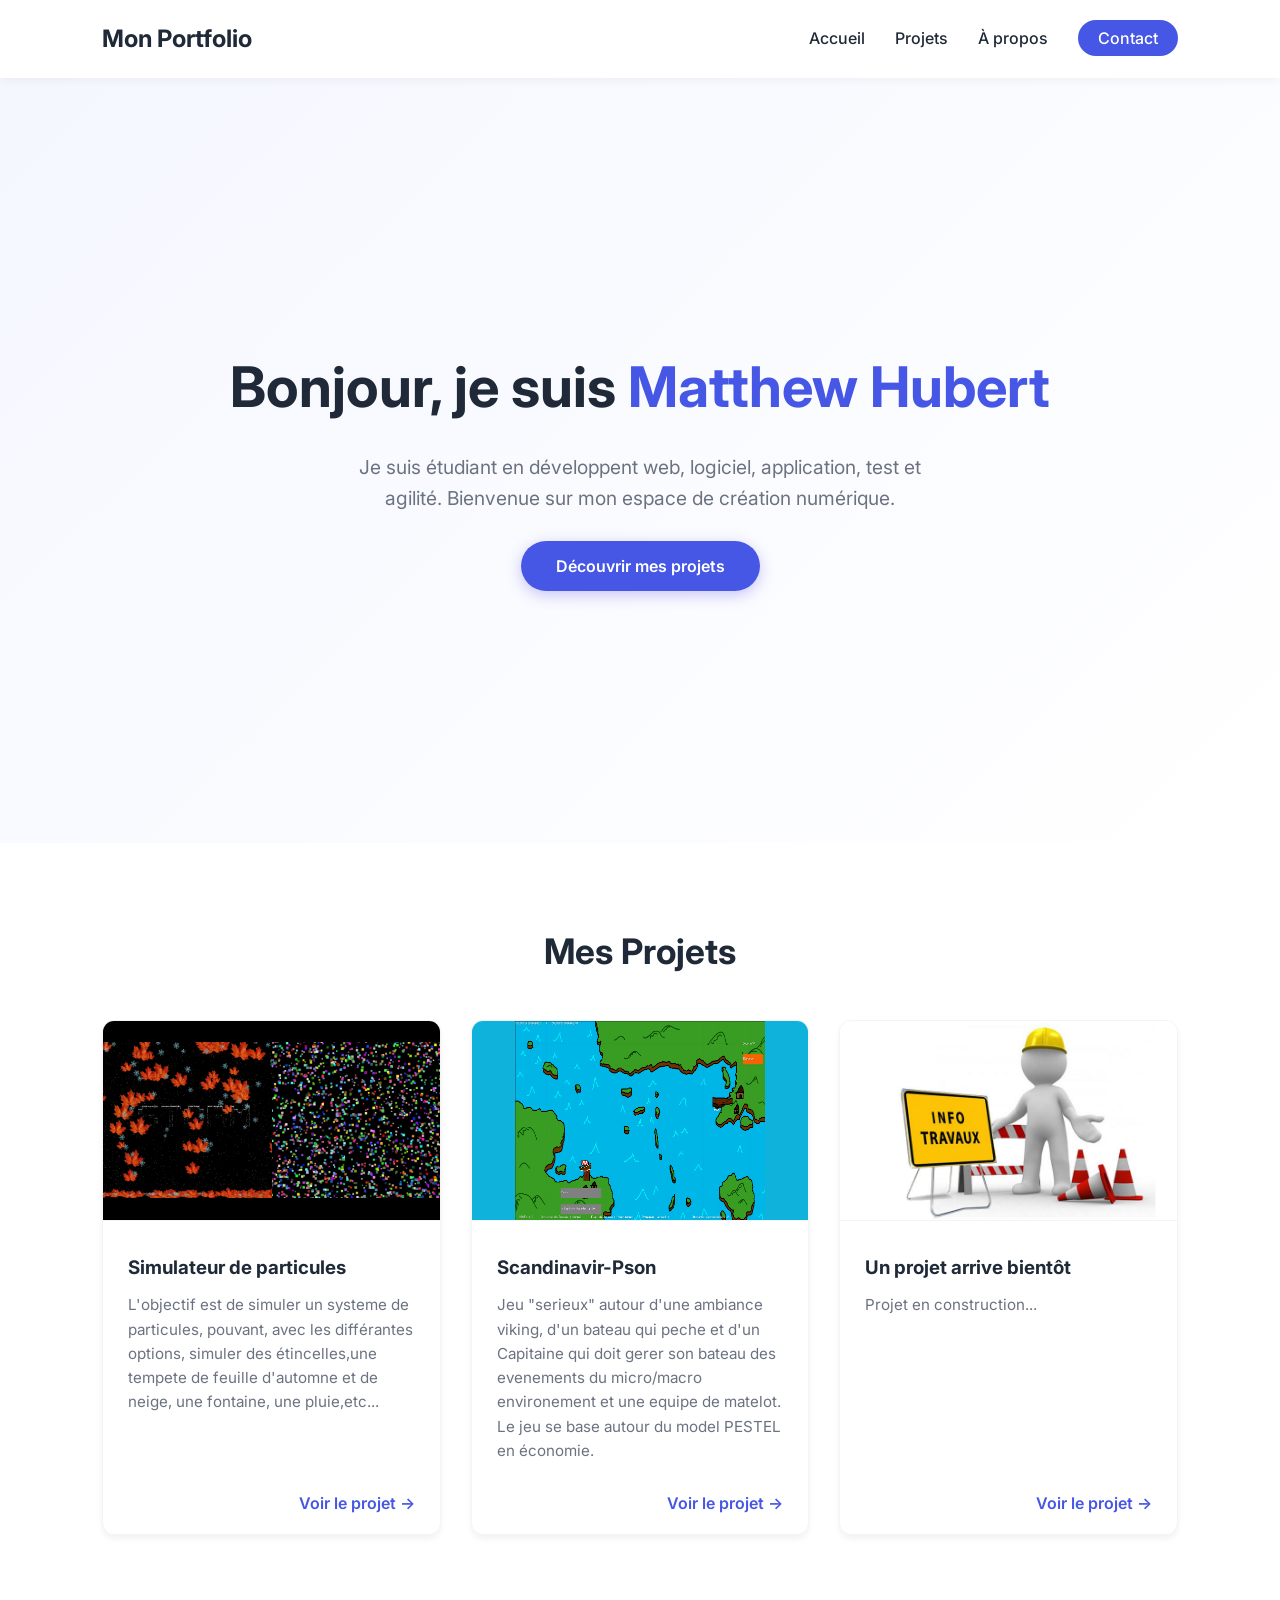
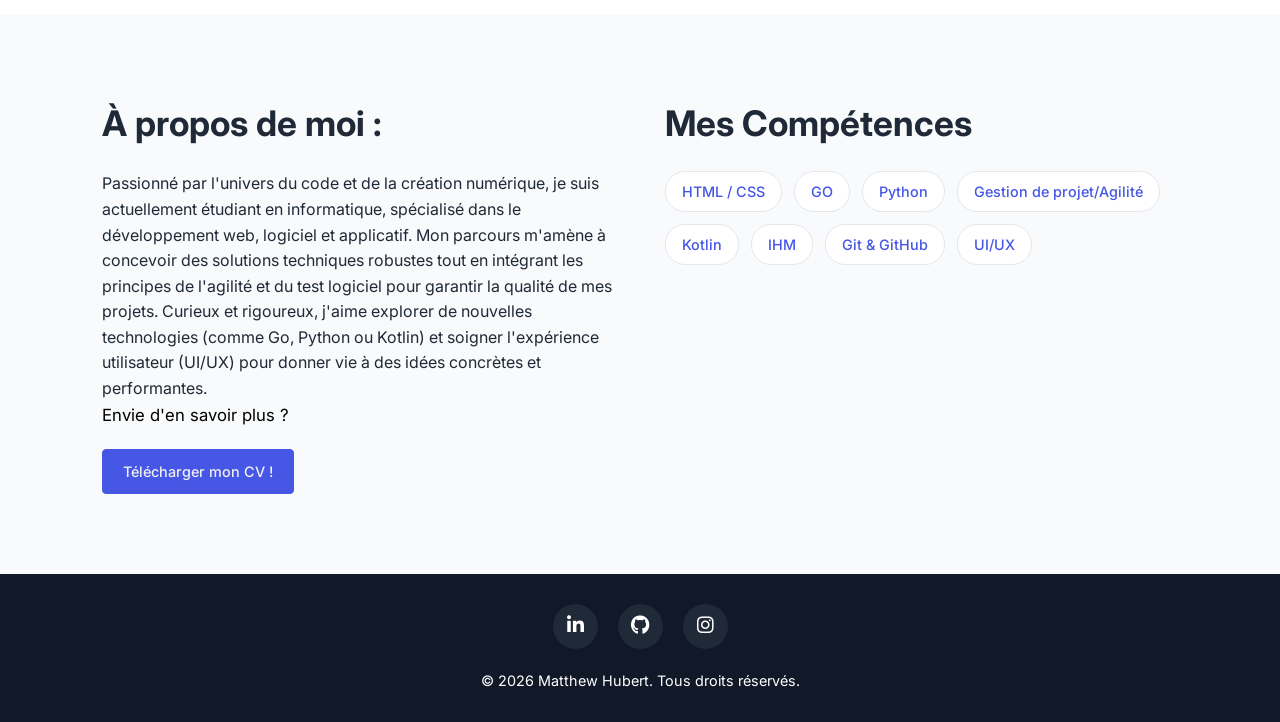
<file: index.html>
<!DOCTYPE html>
<html lang="fr">
<head>
    <meta charset="UTF-8">
    <meta name="viewport" content="width=device-width, initial-scale=1.0">
    <title>Mon Portfolio Numérique</title>
    <link rel="stylesheet" href="style.css">
    <link rel="preconnect" href="https://fonts.googleapis.com">
    <link rel="preconnect" href="https://fonts.gstatic.com" crossorigin>
    <link rel="stylesheet" href="https://cdnjs.cloudflare.com/ajax/libs/font-awesome/6.4.0/css/all.min.css">
    <link href="https://fonts.googleapis.com/css2?family=Inter:wght@300;400;600;700&display=swap" rel="stylesheet">
</head>
<body>

    <header class="navbar">
        <div class="logo">Mon Portfolio</div>
        <nav>
            <ul class="nav-links">
                <li><a href="#accueil">Accueil</a></li>
                <li><a href="#projets">Projets</a></li>
                <li><a href="#apropos">À propos</a></li>
                <li><a href="contact.html" class="btn-nav">Contact</a></li>
            </ul>
        </nav>
    </header>

    <section id="accueil" class="hero-section">
        <div class="hero-content">
            <h1>Bonjour, je suis <span class="highlight">Matthew Hubert</span></h1>
            <p>Je suis étudiant en développent web, logiciel, application, test et agilité. Bienvenue sur mon espace de création numérique.</p>
            <a href="#projets" class="cta-button">Découvrir mes projets</a>
        </div>
    </section>

    <section id="projets" class="projects-section">
        <h2>Mes Projets</h2>
        <div class="projects-grid">
            
            <div class="project-card">
                <img src="particule3.png" alt="Particules" class="project-image jeu">
                <div class="project-info">
                    <h3>Simulateur de particules</h3>
                    <p>L'objectif est de simuler un systeme de particules, pouvant, avec les différantes options, simuler des étincelles,une tempete de feuille d'automne et de neige, une fontaine, une pluie,etc...</p>
                    <a href="https://github.com/leKyleur08/Particules" target="_blank" class="project-link">Voir le projet &rarr;</a>
                </div>
            </div>

            <div class="project-card">
                <img src="ScandiImage.png" alt="Scandinavir-Pson" class="project-image jeu scandi">
                <div class="project-info">
                    <h3>Scandinavir-Pson</h3>
                    <p>Jeu "serieux" autour d'une ambiance viking, d'un bateau qui peche et d'un Capitaine qui doit gerer son bateau des evenements du micro/macro environement et une equipe de matelot. Le jeu se base autour du model PESTEL en économie. </p>
                    <a href="https://github.com/leKyleur08/Scandinavir-Pson" target="_blank" class="project-link">Voir le projet &rarr;</a>
                </div>
            </div>

            <div class="project-card">
                <img src="logo-travaux.jpeg" alt="Projet en cours de construction" class="project-image">
                <div class="project-info">
                    <h3>Un projet arrive bientôt</h3>
                    <p>Projet en construction...</p>
                    <a href="#" class="project-link">Voir le projet &rarr;</a>
                </div>
            </div>

        </div>
    </section>
    <!-- <section class="section cv-section fade-in">
        <div class="cv-banner">
            <p class="cv-text">Envie de télécharger mon CV ?</p>
            <a href="CV_Matthew_Hubert.pdf" class="btn btn-primary" download="">Télécharger mon CV !</a>
         </div>
    </section> -->
    <section id="apropos" class="about-section">
        <div class="about-container">
            <div class="about-text">
                <h2>À propos de moi :</h2>
                <p>
                    Passionné par l'univers du code et de la création numérique, je suis actuellement étudiant en informatique, 
                    spécialisé dans le développement web, logiciel et applicatif. Mon parcours m'amène à concevoir des solutions 
                    techniques robustes tout en intégrant les principes de l'agilité et du test logiciel pour garantir la qualité 
                    de mes projets. Curieux et rigoureux, j'aime explorer de nouvelles technologies (comme Go, Python ou Kotlin) 
                    et soigner l'expérience utilisateur (UI/UX) pour donner vie à des idées concrètes et performantes.
                </p>
                <p class="cv-text">Envie d'en savoir plus ?</p>
                <a href="CV_Matthew_Hubert.pdf" class="btn btn-primary" download="" target="_blank">Télécharger mon CV !</a>
            </div>
            <div class="skills-box">
                <h2>Mes Compétences</h2>
                <div class="skills-tags">
                    <span class="tag">HTML / CSS</span>
                    <span class="tag">GO</span>
                    <span class="tag">Python</span>
                    <span class="tag">Gestion de projet/Agilité</span>
                    <span class="tag">Kotlin</span>
                    <span class="tag">IHM</span>
                    <span class="tag">Git & GitHub</span>
                    <span class="tag">UI/UX</span>
                </div>
            </div>
        </div>
    </section>

    <footer>
        <div class="footer-socials">
            <!-- target="_blank" permet d'ouvrir le lien dans un nouvel onglet -->
            <a href="https://linkedin.com/in/matthew-hubert-762623333" target="_blank" aria-label="LinkedIn" class="social-icon li"><i class="fa-brands fa-linkedin-in"></i></a>
            <a href="https://github.com/leKyleur08" target="_blank" aria-label="GitHub" class="social-icon gh"><i class="fa-brands fa-github"></i></a>
            <a href="https://instagram.com/leKyleur08" target="_blank" aria-label="Instagram" class="social-icon ig"><i class="fa-brands fa-instagram"></i></a>
        </div>
        <p>&copy; 2026 Matthew Hubert. Tous droits réservés.</p>
    </footer>

</body>
</html>
</file>
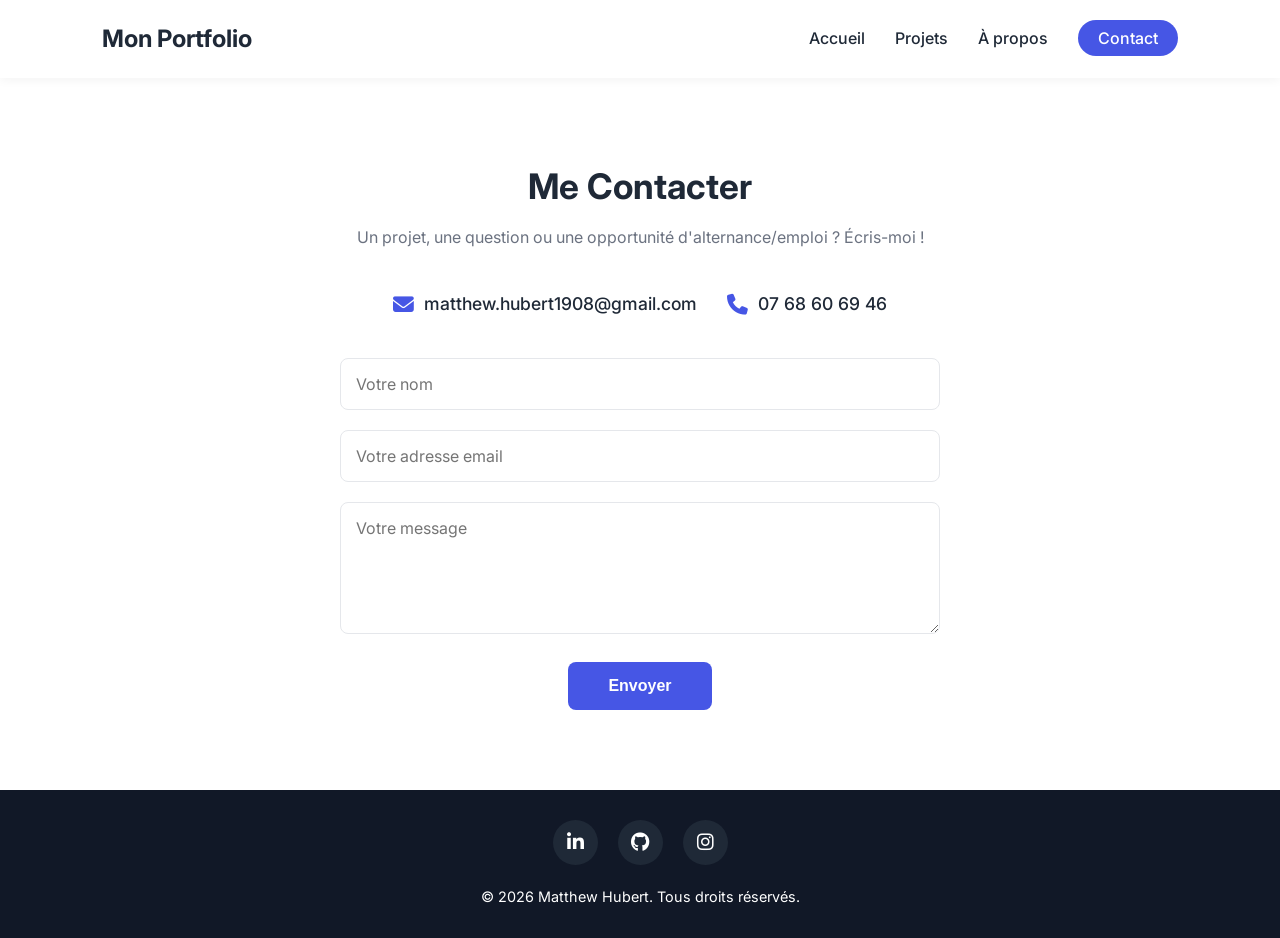
<file: contact.html>
<!DOCTYPE html>
<html lang="fr">
<head>
    <meta charset="UTF-8">
    <meta name="viewport" content="width=device-width, initial-scale=1.0">
    <title>Contact</title>
    <link rel="stylesheet" href="style.css">
    <link rel="preconnect" href="https://fonts.googleapis.com">
    <link rel="preconnect" href="https://fonts.gstatic.com" crossorigin>
    <link rel="stylesheet" href="https://cdnjs.cloudflare.com/ajax/libs/font-awesome/6.4.0/css/all.min.css">
    <link href="https://fonts.googleapis.com/css2?family=Inter:wght@300;400;600;700&display=swap" rel="stylesheet">
</head>
<body>

    <header class="navbar">
        <div class="logo">Mon Portfolio</div>
        <nav>
            <ul class="nav-links">
                <li><a href="index.html#accueil">Accueil</a></li>
                <li><a href="index.html#projets">Projets</a></li>
                <li><a href="index.html#apropos">À propos</a></li>
                <li><a href="#" class="btn-nav">Contact</a></li>
            </ul>
        </nav>
    </header>

    <section id="contact" class="contact-section">
        <h2>Me Contacter</h2>
        <p>Un projet, une question ou une opportunité d'alternance/emploi ? Écris-moi !</p>
        
        <!-- Bloc des coordonnées directes (Mail et Téléphone cliquables) -->
        <div class="contact-direct">
            <a href="mailto:matthew.hubert1908@gmail.com" class="contact-item">
                <i class="fa-solid fa-envelope"></i> matthew.hubert1908@gmail.com
            </a>
            <a href="tel:+33768606946" class="contact-item">
                <i class="fa-solid fa-phone"></i> 07 68 60 69 46
            </a>
        </div>

        <!-- Ton formulaire existant (avec le script de la solution précédente) -->
        <form class="contact-form" action="https://api.web3forms.com/submit" method="POST">
            <input type="hidden" name="access_key" value="a1d6b00b-8c9f-468b-80db-aa47bf23377c">
            
    
            <div class="form-group">
                <input type="text" name="name" placeholder="Votre nom" autocomplete="off" required>
            </div>
            <div class="form-group">
                <input type="email" name="email" placeholder="Votre adresse email" autocomplete="off" required>
            </div>
            <div class="form-group">
                <textarea name="message" rows="5" placeholder="Votre message" autocomplete="off" required></textarea>
            </div>
            <button type="submit" class="submit-button" id="submitBtn" onclick="preparerRedirection()">Envoyer</button>
            <input type="hidden" name="redirect" value="https://lekyleur08.github.io/portfolio/merci.html">
        </form>
    </section>

    <!-- Pied de page (Footer avec réseaux sociaux) -->
    <footer>
        <div class="footer-socials">
            <!-- target="_blank" permet d'ouvrir le lien dans un nouvel onglet -->
            <a href="https://linkedin.com/in/matthew-hubert-762623333" target="_blank" aria-label="LinkedIn" class="social-icon li"><i class="fa-brands fa-linkedin-in"></i></a>
            <a href="https://github.com/leKyleur08" target="_blank" aria-label="GitHub" class="social-icon gh"><i class="fa-brands fa-github"></i></a>
            <a href="https://instagram.com/leKyleur08" target="_blank" aria-label="Instagram" class="social-icon ig"><i class="fa-brands fa-instagram"></i></a>
        </div>
        <p>&copy; 2026 Matthew Hubert. Tous droits réservés.</p>
    </footer>
    <script>
        function preparerRedirection() {
            // 1. On récupère ce qui est écrit dans la case "Votre nom"
            const nomSaisi = document.querySelector('input[name="name"]').value;
        
            // 2. Si la case n'est pas vide, on l'ajoute magiquement à la redirection
            if(nomSaisi) {
                const redirectInput = document.querySelector('input[name="redirect"]');
                redirectInput.value = "https://leKyleur08.github.io/portfolio/merci.html?name=" + encodeURIComponent(nomSaisi);
            }
        }
    </script>
</body>
</file>
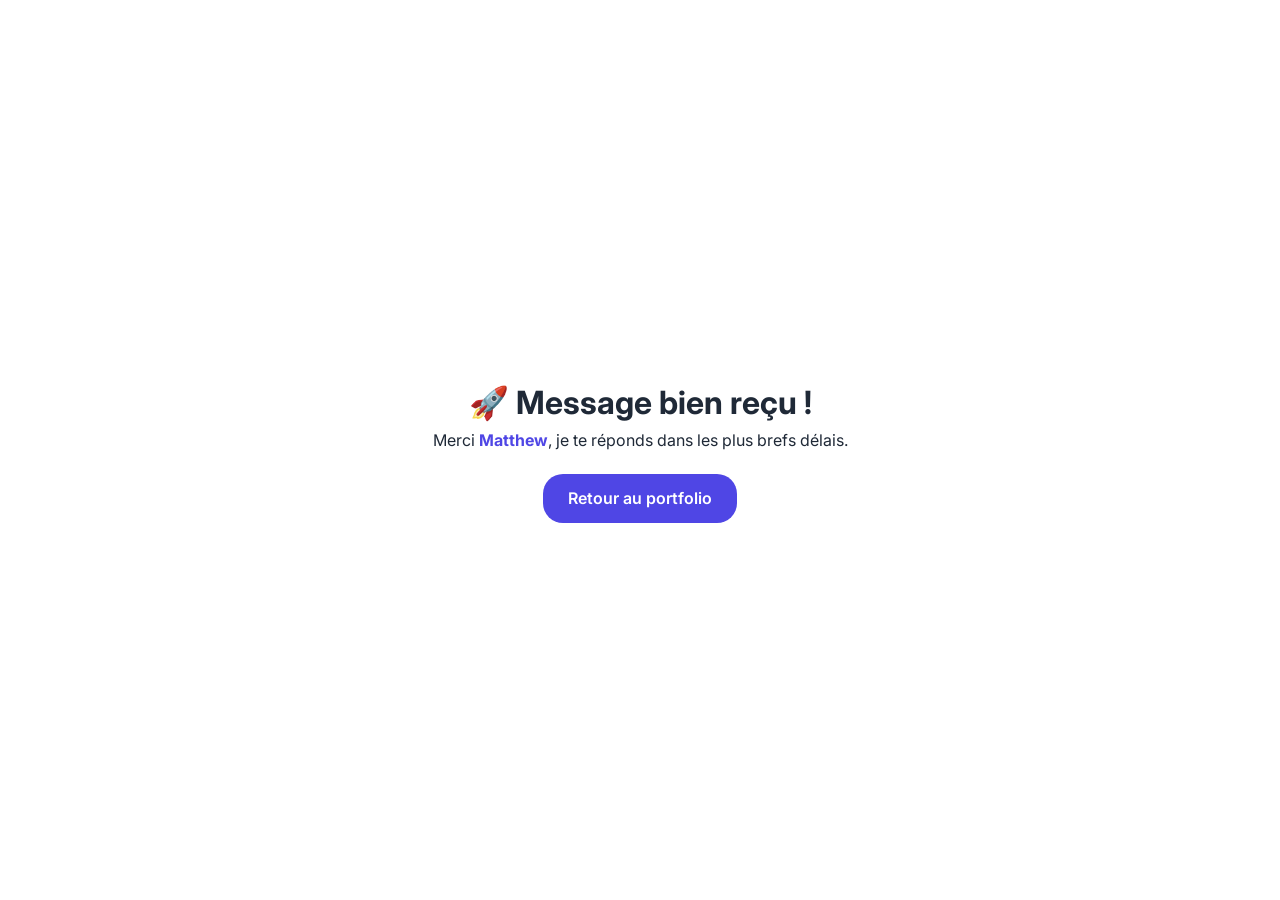
<file: merci.html>
<!DOCTYPE html>
<html lang="fr">
<head>
    <meta charset="UTF-8">
    <title>Merci !</title>
    <link rel="stylesheet" href="style.css">
    <link rel="preconnect" href="https://fonts.googleapis.com">
    <link href="https://fonts.googleapis.com/css2?family=Inter:wght@400;600;700&display=swap" rel="stylesheet">
    <style>
        .merci-container {
            height: 100vh;
            display: flex;
            flex-direction: column;
            justify-content: center;
            align-items: center;
            text-align: center;
            font-family: 'Inter', sans-serif;
        }
        .merci-btn {
            margin-top: 20px;
            background-color: #4f46e5;
            color: white;
            padding: 12px 25px;
            border-radius: 20px;
            text-decoration: none;
            font-weight: 600;
        }
    </style>
</head>
<body>

    <div class="merci-container">
        <h1>🚀 Message bien reçu !</h1>
        <p>Merci <span id="user-name" style="font-weight: 700; color: #4f46e5;"></span>, je te réponds dans les plus brefs délais.</p>
        <a href="index.html" class="merci-btn">Retour au portfolio</a>
    </div>

    <script>
        // 1. On analyse l'adresse de la page (URL) suite au renvoi de Web3Forms
        const params = new URLSearchParams(window.location.search);
        
        // 2. On récupère la valeur saisie dans le champ "name" du formulaire
        const name = params.get('name');
        
        // 3. Si un nom est trouvé et valide, on l'affiche, sinon on met un texte poli par défaut
        if (name && name.trim() !== "" && name !== "{name}") {
            document.getElementById('user-name').textContent = decodeURIComponent(name);
        } else {
            document.getElementById('user-name').textContent = "Matthew";
        }
    </script>

</body>
</html>
</file>
<file: style.css>
/* -------------------------------------------
   1. VARIABLES & RESET
------------------------------------------- */
:root {
    --primary-color: #4656e5;     /* Couleur d'accentuation (violet moderne) */
    --text-color: #1f2937;        /* Couleur du texte principal */
    --light-bg: #f9fafb;          /* Fond clair pour alterner */
    --white: #ffffff;
    --gray: #6b7280;
    --transition: all 0.3s ease;
    --text-white: #f0f0f0;
    --border-color: #8b96a7;
    --text-muted: #000000;
}

* {
    margin: 0;
    padding: 0;
    box-sizing: border-box;
}

html {
    scroll-behavior: smooth; /* Défilement fluide lors des clics sur le menu */
}

body {
    font-family: 'Inter', sans-serif;
    color: var(--text-color);
    line-height: 1.6;
    background-color: var(--white);
    display: flex;
    flex-direction: column;
    min-height: 100vh;
}

a {
    text-decoration: none;
    color: inherit;
}

li {
    list-style: none;
}

@keyframes fadeIn {
    from {
        opacity: 0;
        transform: translateY(10px);
    }
    to {
        opacity: 1;
        transform: translateY(0);
    }
}

.fade-in {
    animation: fadeIn 0.8s ease-out forwards;
}

.section {
    padding: 80px 0;
}

/* ========================================== */
/* BOUTONS                                    */
/* ========================================== */
.btn {
    display: inline-block;
    padding: 10px 20px;
    font-size: 0.9rem;
    font-weight: 500;
    text-decoration: none;
    border-radius: 4px;
    transition: transform 0.2s ease, border-color 0.2s ease, background-color 0.2s ease;
    cursor: pointer;
}

.btn-primary {
    background-color: var(--primary-color);
    color: var(--text-white);
    border: 1px solid var(--primary-color);
}

.btn-primary:hover, .btn-primary:focus {
    background-color: #00a6ff;
    border-color: var(--text-muted);
    color:var(--text-muted);
}

/* -------------------------------------------
   2. BARRE DE NAVIGATION
------------------------------------------- */
.navbar {
    display: flex;
    justify-content: space-between;
    align-items: center;
    padding: 20px 8%;
    background-color: rgba(255, 255, 255, 0.95);
    position: sticky;
    top: 0;
    z-index: 100;
    box-shadow: 0 2px 10px rgba(0,0,0,0.05);
}

.logo {
    font-size: 1.5rem;
    font-weight: 700;
}

.logo span {
    color: var(--primary-color);
}

.nav-links {
    display: flex;
    align-items: center;
    gap: 30px;
}

.nav-links a {
    font-weight: 500;
    transition: var(--transition);
}

.nav-links a:hover {
    color: var(--primary-color);
}

.btn-nav {
    background-color: var(--primary-color);
    color: var(--white) !important;
    padding: 8px 20px;
    border-radius: 20px;
}

.btn-nav:hover {
    opacity: 0.9;
}

/* -------------------------------------------
   3. SECTION ACCUEIL
------------------------------------------- */
.hero-section {
    height: 85vh;
    display: flex;
    align-items: center;
    justify-content: center;
    text-align: center;
    padding: 0 20px;
    background: linear-gradient(135deg, #f5f7ff 0%, #ffffff 100%);
}

.hero-content h1 {
    font-size: 3.5rem;
    font-weight: 700;
    margin-bottom: 20px;
}

.hero-content .highlight {
    color: var(--primary-color);
}

.hero-content p {
    font-size: 1.2rem;
    color: var(--gray);
    max-width: 600px;
    margin: 0 auto 40px auto;
}

.cta-button {
    background-color: var(--primary-color);
    color: var(--white);
    padding: 15px 35px;
    border-radius: 30px;
    font-weight: 600;
    box-shadow: 0 4px 15px rgba(79, 70, 229, 0.3);
    transition: var(--transition);
}

.cta-button:hover {
    transform: translateY(-3px);
    box-shadow: 0 6px 20px rgba(79, 70, 229, 0.4);
}

/* -------------------------------------------
   4. SECTION PROJETS
------------------------------------------- */
.projects-section {
    padding: 80px 8%;
}

.projects-section h2 {
    font-size: 2.2rem;
    margin-bottom: 40px;
    text-align: center;
}

.projects-grid {
    display: grid;
    grid-template-columns: repeat(auto-fit, minmax(300px, 1fr));
    gap: 30px;
}

.project-card {
    background: var(--white);
    border-radius: 12px;
    overflow: hidden;
    box-shadow: 0 4px 6px rgba(0,0,0,0.05);
    transition: var(--transition);
    border: 1px solid #f1f5f9;
}

.project-card:hover {
    transform: translateY(-5px);
    box-shadow: 0 10px 20px rgba(0,0,0,0.1);
}

.project-image {
    height: 200px;
    width: 100%;
    object-fit: contain; /* L'image s'affiche maintenant en ENTIER sans être rognée */
    object-position: center; /* Elle reste parfaitement centrée */
    background-color: #ffffff; /* Ajoute un fond blanc propre derrière le logo */
    border-bottom: 1px solid #f1f5f9;
}

.jeu {
    object-fit: contain; /* Remplit magnifiquement la carte de manière responsive */
    object-position: center; /* Reste centrée si l'écran bouge */
    background-color: #000000;
    padding: 0; /* Pas de marge pour que le jeu prenne tout l'espace disponible */
}
.jeu.scandi{
    background-color: #0eb2db;
}

.project-info {
    padding: 25px;
    display: flex;
    flex-direction: column;
    height: calc(100% - 200px);
}

.project-info h3 {
    margin-bottom: 10px;
}

.project-info p {
    color: var(--gray);
    font-size: 0.95rem;
    margin-bottom: 20px;
    flex-grow: 1;
}

.project-link {
    color: var(--primary-color);
    font-weight: 600;
    align-self: flex-end; /* Aligne ce lien spécifique tout à droite */
    margin-top: auto;
}

/* -------------------------------------------
   5. SECTION À PROPOS / COMPÉTENCES
------------------------------------------- */
.about-section {
    background-color: var(--light-bg);
    padding: 80px 8%;
}

.about-container {
    display: flex;
    flex-wrap: wrap;
    gap: 50px;
}

.about-text, .skills-box {
    flex: 1;
    min-width: 300px;
}

.about-section h2 {
    font-size: 2.2rem;
    margin-bottom: 20px;
}

.skills-tags {
    display: flex;
    flex-wrap: wrap;
    gap: 12px;
    margin-top: 20px;
}

.tag {
    background-color: var(--white);
    color: var(--primary-color);
    padding: 8px 16px;
    border-radius: 20px;
    font-weight: 500;
    font-size: 0.9rem;
    border: 1px solid #e5e7eb;
}

/* ========================================== */
/* SECTION 5 : CV TÉLÉCHARGEABLE              */
/* ========================================== */
.cv-banner {
    background: linear-gradient(135deg, rgba(55, 138, 221, 0.05), rgba(127, 119, 221, 0.05));
    border: 1px solid var(--text-white);
    border-radius: 6px;
    padding: 40px;
    text-align: center;
}

.cv-text {
    font-size: 1.05rem;
    color: var(--text-muted);
    margin-top: 0;
    margin-bottom: 20px;
}

/* -------------------------------------------
   6. SECTION CONTACT
------------------------------------------- */
.contact-section {
    padding: 80px 8%;
    text-align: center;
}

.contact-section h2 {
    font-size: 2.2rem;
    margin-bottom: 10px;
}

.contact-section p {
    color: var(--gray);
    margin-bottom: 40px;
}

.contact-form {
    max-width: 600px;
    margin: 0 auto;
}

.form-group {
    margin-bottom: 20px;
}

.contact-form input, .contact-form textarea {
    width: 100%;
    padding: 15px;
    border: 1px solid #e5e7eb;
    border-radius: 8px;
    font-family: inherit;
    font-size: 1rem;
    outline: none;
}

.contact-form input:focus, .contact-form textarea:focus {
    border-color: var(--primary-color);
}

.submit-button {
    background-color: var(--primary-color);
    color: var(--white);
    padding: 15px 40px;
    border: none;
    border-radius: 8px;
    font-size: 1rem;
    font-weight: 600;
    cursor: pointer;
    transition: var(--transition);
}

.submit-button:hover {
    opacity: 0.9;
}

/* -------------------------------------------
   7. FOOTER & RESPONSIVE
------------------------------------------- */
footer {
    background-color: #111827;
    color: var(--white);
    text-align: center;
    padding: 30px;
    font-size: 0.9rem;
    margin-top: auto;
}

@media (max-width: 600px) {
    .navbar {
        padding: 20px 5%;
    }
    .nav-links {
        gap: 15px;
        font-size: 0.9rem;
    }
    .hero-content h1 {
        font-size: 2.5rem;
    }
    .btn-primary {
        display: block;
    }
}

/* -------------------------------------------
   8. STYLE DES LIENS DE CONTACT & RÉSEAUX
------------------------------------------- */

/* Mail et téléphone */
.contact-direct {
    display: flex;
    justify-content: center;
    gap: 30px;
    margin-bottom: 40px;
    flex-wrap: wrap;
}

.contact-item {
    font-size: 1.1rem;
    font-weight: 500;
    color: var(--text-color);
    display: flex;
    align-items: center;
    gap: 10px;
    transition: var(--transition);
}

.contact-item i {
    color: var(--primary-color);
    font-size: 1.3rem;
}

.contact-item:hover {
    color: var(--primary-color);
    transform: translateY(-2px);
}

/* Icônes de réseaux sociaux dans le footer */
.footer-socials {
    display: flex;
    justify-content: center;
    gap: 20px;
    margin-bottom: 20px;
}

.social-icon {
    width: 45px;
    height: 45px;
    background-color: #1f2937; /* Fond sombre par défaut */
    color: var(--white);
    display: flex;
    align-items: center;
    justify-content: center;
    border-radius: 50%;
    font-size: 1.2rem;
    transition: all 0.3s cubic-bezier(0.175, 0.885, 0.32, 1.275); /* Effet rebond */
}

/* Couleurs officielles des réseaux au survol */
.social-icon.li:hover {
    background-color: #0077b5; /* Bleu LinkedIn */
    transform: translateY(-5px);
}

.social-icon.gh:hover {
    background-color: #24292e; /* Noir GitHub */
    transform: translateY(-5px);
}

.social-icon.ig:hover {
    background: linear-gradient(45deg, #f09433 0%, #e6683c 25%, #dc2743 50%, #cc2366 75%, #bc1888 100%); /* Dégradé Insta */
    transform: translateY(-5px);
}
</file>
